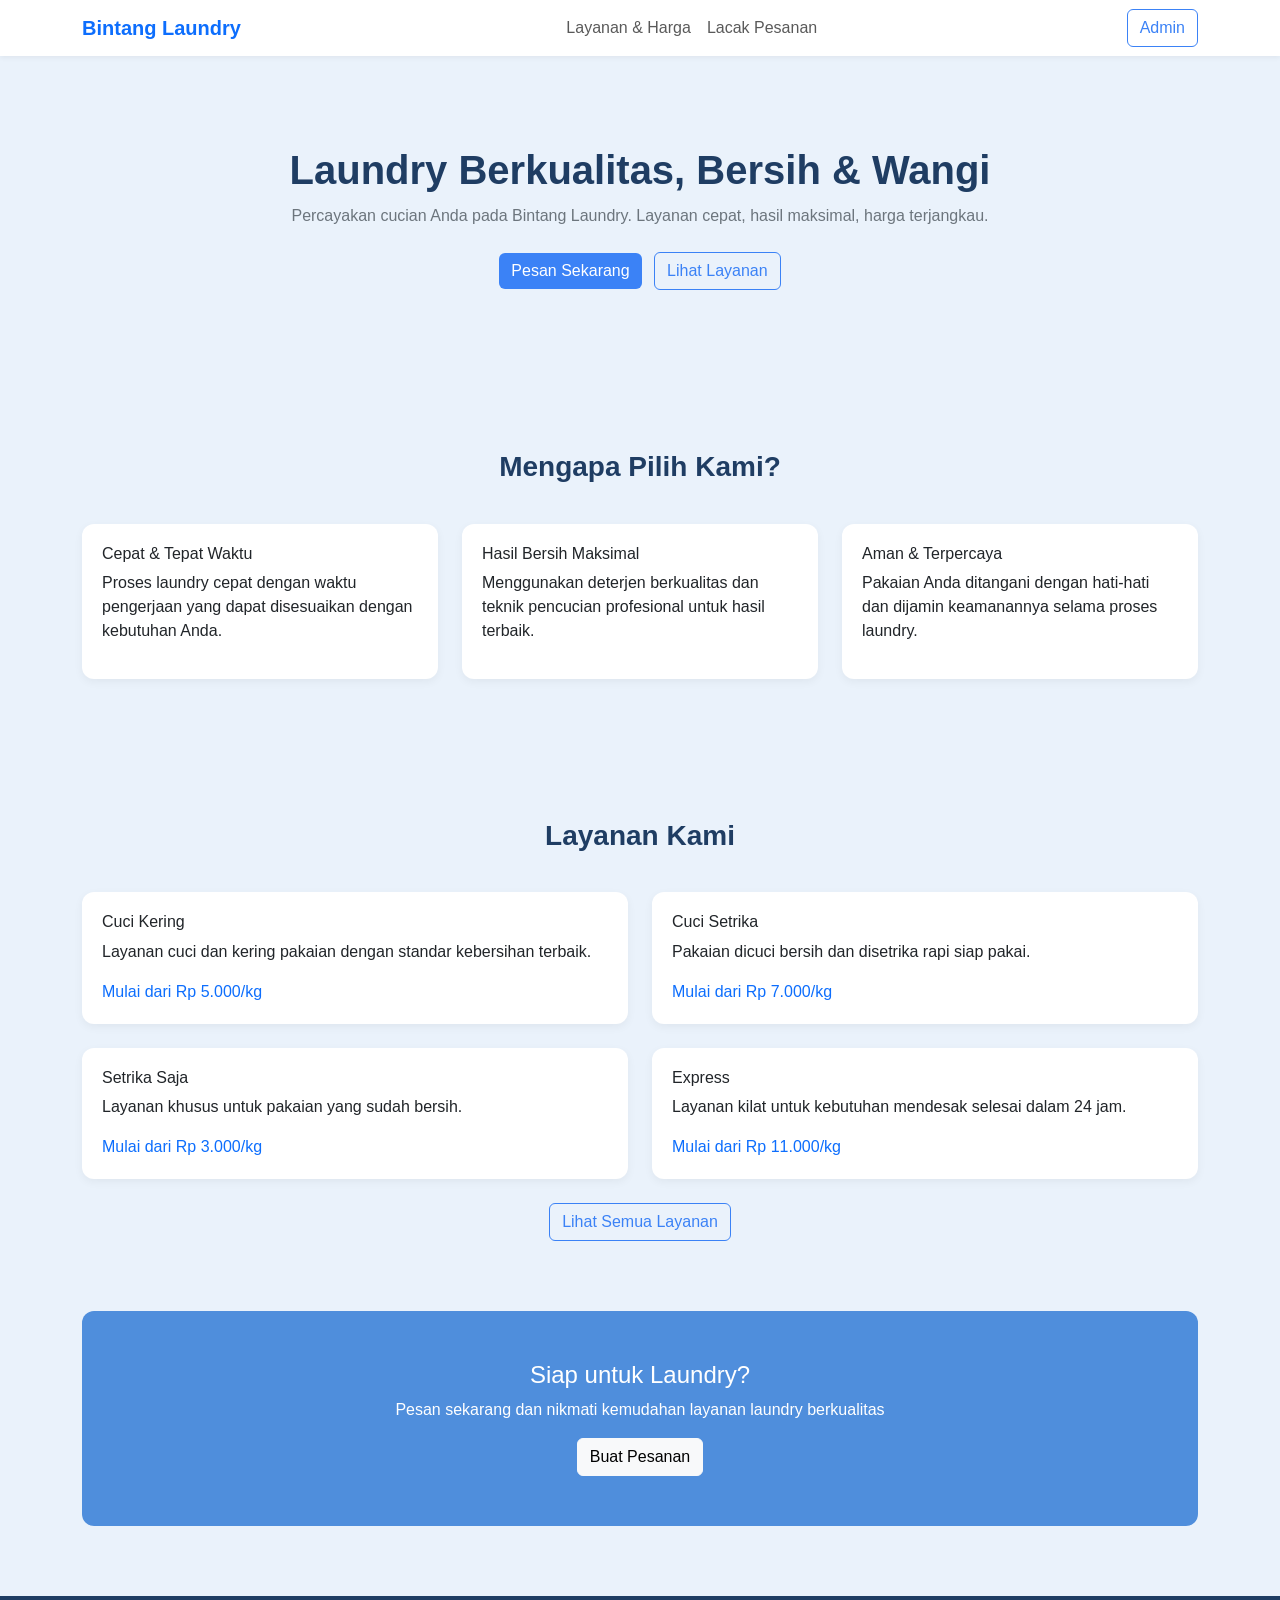
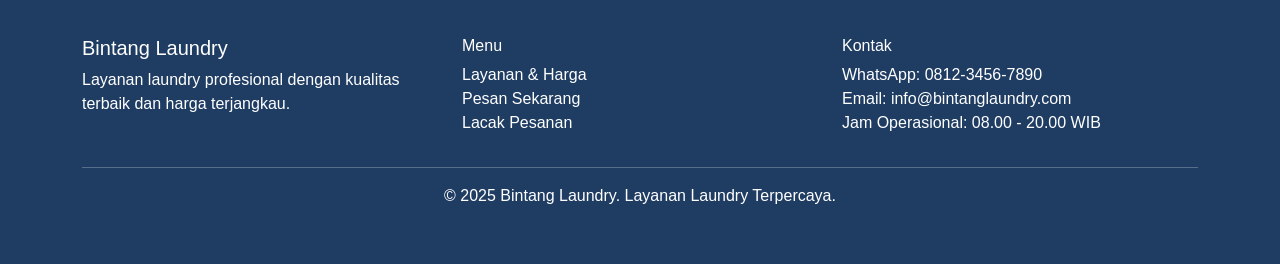
<file: index.html>
<!DOCTYPE html>
<html lang="id">
<head>
<meta charset="UTF-8">
<meta name="viewport" content="width=device-width, initial-scale=1.0">

<title>Bintang Laundry</title>

<!-- Bootstrap -->
<link href="https://cdn.jsdelivr.net/npm/bootstrap@5.3.3/dist/css/bootstrap.min.css" rel="stylesheet">

<style>

/* background utama */
body{
background:#eaf2fb;
font-family: 'Segoe UI', sans-serif;
}

/* navbar */
.navbar{
background:white;
box-shadow:0 2px 5px rgba(0,0,0,0.05);
}

/* hero */
.hero{
text-align:center;
padding:90px 20px;
}

.hero h1{
font-weight:700;
color:#1f3d63;
}

.hero p{
color:#6c757d;
margin-top:10px;
}

.btn-primary{
background:#3b82f6;
border:none;
}

.btn-outline-primary{
border-color:#3b82f6;
color:#3b82f6;
}

.section{
padding:70px 0;
}

.card-custom{
border:none;
border-radius:12px;
padding:20px;
box-shadow:0 3px 10px rgba(0,0,0,0.05);
background:white;
}

.section-title{
text-align:center;
margin-bottom:40px;
color:#1f3d63;
font-weight:600;
}

.cta{
background:#4f8edc;
color:white;
padding:50px;
border-radius:12px;
text-align:center;
}

.footer{
background:#1f3d63;
color:white;
padding:40px 0;
margin-top:70px;
}

.footer a{
color:white;
text-decoration:none;
}

</style>
</head>

<body>

<!-- Navbar -->
<nav class="navbar navbar-expand-lg">
<div class="container">

<a class="navbar-brand fw-bold text-primary" href="#">
Bintang Laundry
</a>

<button class="navbar-toggler" data-bs-toggle="collapse" data-bs-target="#menu">
<span class="navbar-toggler-icon"></span>
</button>

<div class="collapse navbar-collapse" id="menu">

<ul class="navbar-nav mx-auto">
<li class="nav-item">
<a class="nav-link" href="#">Layanan & Harga</a>
</li>

<li class="nav-item">
<a class="nav-link" href="#">Lacak Pesanan</a>
</li>
</ul>

<button class="btn btn-outline-primary">Admin</button>

</div>
</div>
</nav>


<!-- HERO -->
<section class="hero container">

<h1>Laundry Berkualitas, Bersih & Wangi</h1>

<p>
Percayakan cucian Anda pada Bintang Laundry.
Layanan cepat, hasil maksimal, harga terjangkau.
</p>

<div class="mt-4">
<button class="btn btn-primary me-2">Pesan Sekarang</button>
<button class="btn btn-outline-primary">Lihat Layanan</button>
</div>

</section>


<!-- Kenapa pilih kami -->
<section class="section">

<div class="container">

<h3 class="section-title">Mengapa Pilih Kami?</h3>

<div class="row g-4">

<div class="col-md-4">
<div class="card-custom">

<h6> Cepat & Tepat Waktu</h6>
<p>
Proses laundry cepat dengan waktu pengerjaan
yang dapat disesuaikan dengan kebutuhan Anda.
</p>

</div>
</div>


<div class="col-md-4">
<div class="card-custom">

<h6> Hasil Bersih Maksimal</h6>
<p>
Menggunakan deterjen berkualitas dan
teknik pencucian profesional untuk hasil terbaik.
</p>

</div>
</div>


<div class="col-md-4">
<div class="card-custom">

<h6> Aman & Terpercaya</h6>
<p>
Pakaian Anda ditangani dengan hati-hati
dan dijamin keamanannya selama proses laundry.
</p>

</div>
</div>

</div>
</div>
</section>



<!-- Layanan -->
<section class="section">

<div class="container">

<h3 class="section-title">Layanan Kami</h3>

<div class="row g-4">

<div class="col-md-6">
<div class="card-custom">

<h6> Cuci Kering</h6>
<p>Layanan cuci dan kering pakaian dengan standar kebersihan terbaik.</p>

<span class="text-primary">Mulai dari Rp 5.000/kg</span>

</div>
</div>


<div class="col-md-6">
<div class="card-custom">

<h6> Cuci Setrika</h6>
<p>Pakaian dicuci bersih dan disetrika rapi siap pakai.</p>

<span class="text-primary">Mulai dari Rp 7.000/kg</span>

</div>
</div>


<div class="col-md-6">
<div class="card-custom">

<h6> Setrika Saja</h6>
<p>Layanan khusus untuk pakaian yang sudah bersih.</p>

<span class="text-primary">Mulai dari Rp 3.000/kg</span>

</div>
</div>


<div class="col-md-6">
<div class="card-custom">

<h6> Express</h6>
<p>Layanan kilat untuk kebutuhan mendesak selesai dalam 24 jam.</p>

<span class="text-primary">Mulai dari Rp 11.000/kg</span>

</div>
</div>

</div>

<div class="text-center mt-4">
<button class="btn btn-outline-primary">
Lihat Semua Layanan
</button>
</div>

</div>

</section>



<!-- CTA -->
<section class="container">

<div class="cta">

<h4>Siap untuk Laundry?</h4>

<p>
Pesan sekarang dan nikmati kemudahan layanan laundry berkualitas
</p>

<button class="btn btn-light">
Buat Pesanan
</button>

</div>

</section>



<!-- Footer -->
<footer class="footer">

<div class="container">

<div class="row">

<div class="col-md-4">

<h5> Bintang Laundry</h5>

<p>
Layanan laundry profesional dengan kualitas terbaik
dan harga terjangkau.
</p>

</div>


<div class="col-md-4">

<h6>Menu</h6>

<p>
<a href="#">Layanan & Harga</a><br>
<a href="#">Pesan Sekarang</a><br>
<a href="#">Lacak Pesanan</a>
</p>

</div>


<div class="col-md-4">

<h6>Kontak</h6>

<p>
WhatsApp: 0812-3456-7890<br>
Email: info@bintanglaundry.com<br>
Jam Operasional: 08.00 - 20.00 WIB
</p>

</div>

</div>

<hr>

<p class="text-center">
© 2025 Bintang Laundry. Layanan Laundry Terpercaya.
</p>

</div>

</footer>


<script src="https://cdn.jsdelivr.net/npm/bootstrap@5.3.3/dist/js/bootstrap.bundle.min.js"></script>

</body>
</html>
</file>
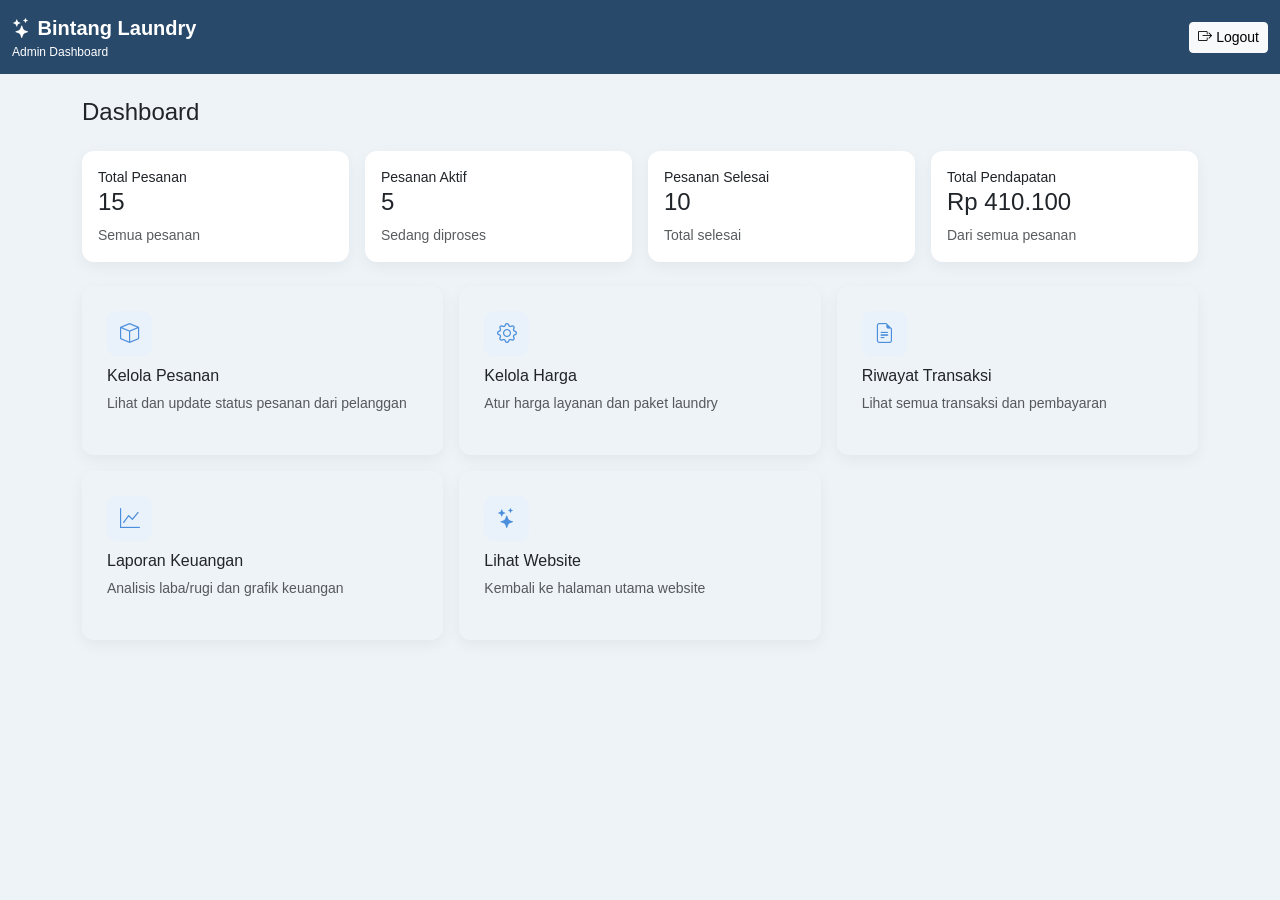
<file: dashboard.html>
<!DOCTYPE html>
<html lang="id">
<head>
<meta charset="UTF-8">
<meta name="viewport" content="width=device-width, initial-scale=1.0">
<title>Dashboard - Bintang Laundry</title>

<link href="https://cdn.jsdelivr.net/npm/bootstrap@5.3.2/dist/css/bootstrap.min.css" rel="stylesheet">
<link rel="stylesheet" href="https://cdn.jsdelivr.net/npm/bootstrap-icons@1.11.1/font/bootstrap-icons.css">

<style>

body{
background:#eef3f8;
font-family:sans-serif;
}

.navbar{
background:#29496b;
}

.navbar-brand{
color:white;
font-weight:600;
}

.navbar-brand:hover{
color:white;
}

.card-dashboard{
border:none;
border-radius:12px;
box-shadow:0 5px 15px rgba(0,0,0,0.05);
}

.menu-card{
border:none;
border-radius:12px;
padding:25px;
transition:0.2s;
box-shadow:0 5px 15px rgba(0,0,0,0.05);
}

.menu-card:hover{
transform:translateY(-5px);
}

.icon-box{
width:45px;
height:45px;
background:#e9f1fb;
border-radius:10px;
display:flex;
align-items:center;
justify-content:center;
font-size:20px;
color:#4a8edc;
margin-bottom:10px;
}

.text-decoration-none, .text-decoration-none:hover {
    text-decoration: none !important;
    display: block;
    color: inherit;
}

</style>

</head>

<body>

<nav class="navbar navbar-expand-lg">
<div class="container-fluid">

<a class="navbar-brand" href="#">
<i class="bi bi-stars"></i> Bintang Laundry
<div style="font-size:12px;font-weight:normal;">Admin Dashboard</div>
</a>

<a href="login.html" class="btn btn-light btn-sm">
<i class="bi bi-box-arrow-right"></i> Logout
</a>


</div>
</nav>

<div class="container mt-4">

<h4 class="mb-4">Dashboard</h4>

<div class="row g-3 mb-4">

<div class="col-md-3">
<div class="card card-dashboard p-3">
<small>Total Pesanan</small>
<h4>15</h4>
<small class="text-muted">Semua pesanan</small>
</div>
</div>

<div class="col-md-3">
<div class="card card-dashboard p-3">
<small>Pesanan Aktif</small>
<h4>5</h4>
<small class="text-muted">Sedang diproses</small>
</div>
</div>

<div class="col-md-3">
<div class="card card-dashboard p-3">
<small>Pesanan Selesai</small>
<h4>10</h4>
<small class="text-muted">Total selesai</small>
</div>
</div>

<div class="col-md-3">
<div class="card card-dashboard p-3">
<small>Total Pendapatan</small>
<h4>Rp 410.100</h4>
<small class="text-muted">Dari semua pesanan</small>
</div>
</div>

</div>

<div class="row g-3">

<div class="col-md-4">
<div class="menu-card">
<div class="icon-box">
<i class="bi bi-box"></i>
</div>
<h6>Kelola Pesanan</h6>
<p class="text-muted small">
Lihat dan update status pesanan dari pelanggan
</p>
</div>
</div>

<div class="col-md-4">
<a href="kelola-harga.html" class="text-decoration-none">
<div class="menu-card">
<div class="icon-box">
<i class="bi bi-gear"></i>
</div>
<h6>Kelola Harga</h6>
<p class="text-muted small">
Atur harga layanan dan paket laundry
</p>
</div>
</a>
</div>

<div class="col-md-4">
<div class="menu-card">
<div class="icon-box">
<i class="bi bi-file-earmark-text"></i>
</div>
<h6>Riwayat Transaksi</h6>
<p class="text-muted small">
Lihat semua transaksi dan pembayaran
</p>
</div>
</div>

<div class="col-md-4">
<div class="menu-card">
<div class="icon-box">
<i class="bi bi-graph-up"></i>
</div>
<h6>Laporan Keuangan</h6>
<p class="text-muted small">
Analisis laba/rugi dan grafik keuangan
</p>
</div>
</div>

<div class="col-md-4">
<div class="menu-card">
<div class="icon-box">
<i class="bi bi-stars"></i>
</div>
<h6>Lihat Website</h6>
<p class="text-muted small">
Kembali ke halaman utama website
</p>
</div>
</div>

</div>

</div>

</body>
</html>
</file>
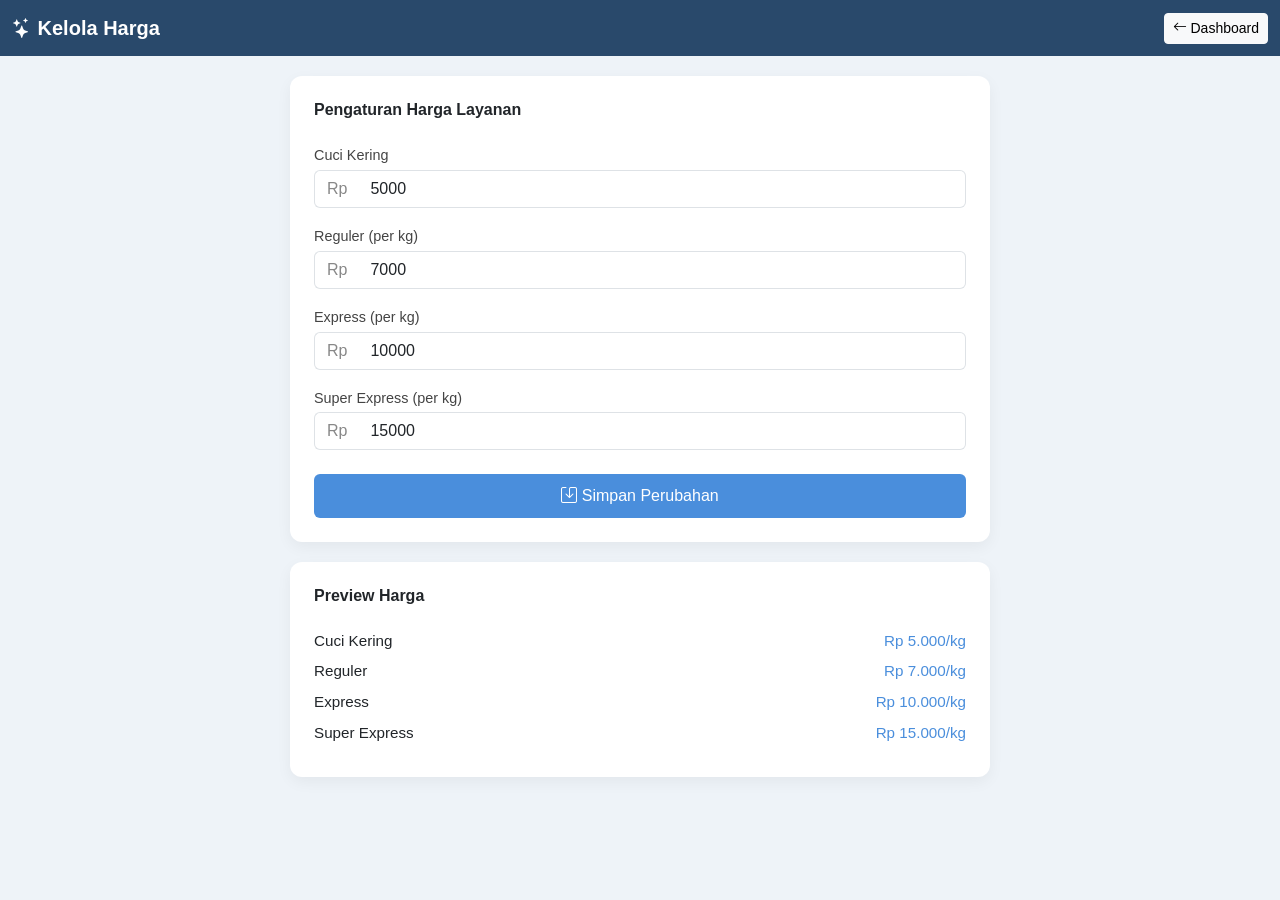
<file: kelola-harga.html>
<!DOCTYPE html>
<!DOCTYPE html>
<html lang="id">
<head>
    <meta charset="UTF-8">
    <meta name="viewport" content="width=device-width, initial-scale=1.0">
    <title>Kelola Harga</title>
    <link href="https://cdn.jsdelivr.net/npm/bootstrap@5.3.2/dist/css/bootstrap.min.css" rel="stylesheet">
    <link rel="stylesheet" href="https://cdn.jsdelivr.net/npm/bootstrap-icons@1.11.1/font/bootstrap-icons.css">

<style>

body{
background:#eef3f8;
font-family:sans-serif;
}

.navbar{
background:#29496b;
}

.navbar-brand{
color:white;
font-weight:600;
}

.navbar-brand:hover{
color:white;
}

.card-dashboard{
border:none;
border-radius:12px;
box-shadow:0 5px 15px rgba(0,0,0,0.05);
}

.menu-card{
border:none;
border-radius:12px;
padding:25px;
transition:0.2s;
box-shadow:0 5px 15px rgba(0,0,0,0.05);
}

.menu-card:hover{
transform:translateY(-5px);
}

.icon-box{
width:45px;
height:45px;
background:#e9f1fb;
border-radius:10px;
display:flex;
align-items:center;
justify-content:center;
font-size:20px;
color:#4a8edc;
margin-bottom:10px;
}

.card-custom {
border: none;
border-radius: 12px;
box-shadow: 0 5px 15px rgba(0,0,0,0.05);
max-width: 700px;
margin: 20px auto;
}

.form-label {
font-weight: 500;
color: #444;
font-size: 0.9rem;
margin-bottom: 0.2rem;
}

.input-group-text {
background-color: transparent;
border-right: none;
color: #888;
}

.form-control {
border-left: none;
}

.form-control:focus {
box-shadow: none;
border-color: #dee2e6;
}

.btn-save {
background-color: #4a8edc;
border: none;
color: white;
padding: 10px;
font-weight: 500;
}

.btn-save:hover {
background-color: #357abd;
color: white;
}

.preview-item {
display: flex;
justify-content: space-between;
margin-bottom: 8px;
font-size: 0.95rem;
}

.preview-price {
color: #4a8edc;
font-weight: 500;
}
</style>

</head>



<body>
    <nav class="navbar navbar-expand-lg">
        <div class="container-fluid">
            <a class="navbar-brand">
                <i class="bi bi-stars"></i> Kelola Harga
            </a>
            <a href="dashboard.html" class="btn btn-light btn-sm">
                <i class="bi-arrow-left"></i> Dashboard
            </a>
        </div>
    </nav>

<div class="container">
    <div class="card card-custom p-4">
        <h6 class="mb-4 fw-bold">Pengaturan Harga Layanan</h6>
        
        <div class="mb-3">
            <label class="form-label">Cuci Kering</label>
            <div class="input-group">
                <span class="input-group-text">Rp</span>
                <input type="number" class="form-control" value="5000">
            </div>
        </div>

        <div class="mb-3">
            <label class="form-label">Reguler (per kg)</label>
            <div class="input-group">
                <span class="input-group-text">Rp</span>
                <input type="number" class="form-control" value="7000">
            </div>
        </div>

        <div class="mb-3">
            <label class="form-label">Express (per kg)</label>
            <div class="input-group">
                <span class="input-group-text">Rp</span>
                <input type="number" class="form-control" value="10000">
            </div>
        </div>

        <div class="mb-4">
            <label class="form-label">Super Express (per kg)</label>
            <div class="input-group">
                <span class="input-group-text">Rp</span>
                <input type="number" class="form-control" value="15000">
            </div>
        </div>

        <button class="btn btn-save w-100">
            <i class="bi bi-save"></i> Simpan Perubahan
        </button>
    </div>

    <div class="card card-custom p-4">
        <h6 class="mb-4 fw-bold">Preview Harga</h6>
        
        <div class="preview-item">
            <span>Cuci Kering</span>
            <span class="preview-price">Rp 5.000/kg</span>
        </div>
        <div class="preview-item">
            <span>Reguler</span>
            <span class="preview-price">Rp 7.000/kg</span>
        </div>
        <div class="preview-item">
            <span>Express</span>
            <span class="preview-price">Rp 10.000/kg</span>
        </div>
        <div class="preview-item">
            <span>Super Express</span>
            <span class="preview-price">Rp 15.000/kg</span>
        </div>
    </div>
</div>
    
</body>
</html>
</file>
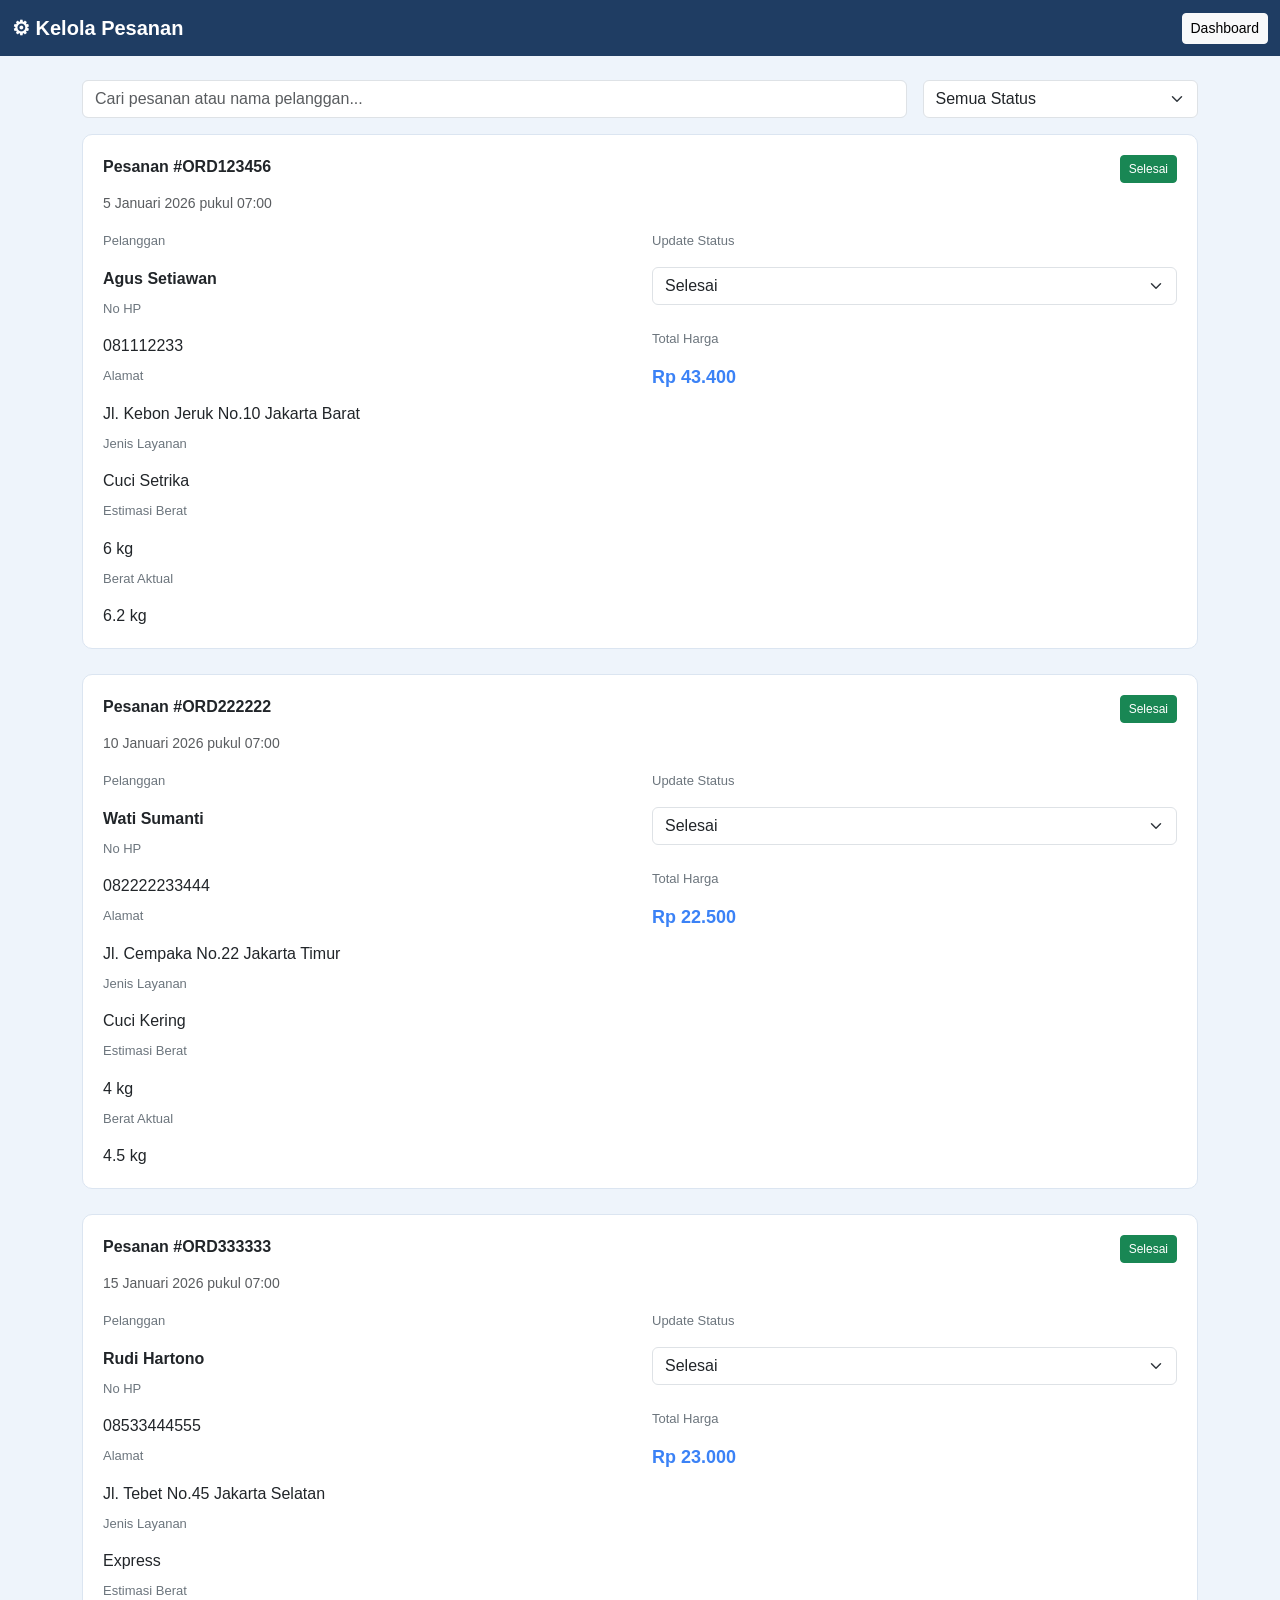
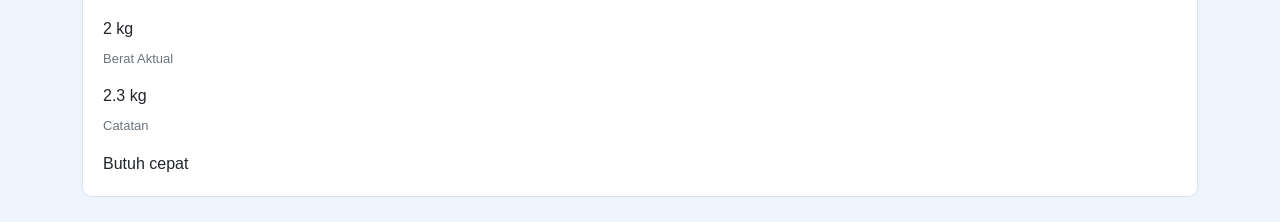
<file: kelolaPesanan.html>
<!DOCTYPE html>
<html lang="id">
<head>
<meta charset="UTF-8">
<meta name="viewport" content="width=device-width, initial-scale=1.0">

<title>Kelola Pesanan</title>

<link href="https://cdn.jsdelivr.net/npm/bootstrap@5.3.3/dist/css/bootstrap.min.css" rel="stylesheet">

<style>

body{
background:#eef4fb;
font-family: 'Segoe UI', sans-serif;
}

.navbar{
background:#1f3d63;
}

.navbar-brand{
color:white;
font-weight:600;
}

.navbar-brand:hover{
color:white;
}

.order-card{
border-radius:10px;
border:1px solid #dbe5f1;
background:white;
padding:20px;
margin-bottom:25px;
}

.price{
color:#3b82f6;
font-weight:600;
font-size:18px;
}

.label{
font-size:13px;
color:#6c757d;
}

.status-btn{
font-size:12px;
}

</style>

</head>
<body>


<!-- NAVBAR -->
<nav class="navbar navbar-dark">
<div class="container-fluid">

<span class="navbar-brand">⚙ Kelola Pesanan</span>

<button class="btn btn-light btn-sm">
Dashboard
</button>

</div>
</nav>



<div class="container mt-4">


<!-- SEARCH -->
<div class="d-flex justify-content-between mb-3">

<input type="text" class="form-control w-75" placeholder="Cari pesanan atau nama pelanggan...">

<select class="form-select w-25 ms-3">
<option>Semua Status</option>
<option>Proses</option>
<option>Selesai</option>
<option>Diambil</option>
</select>

</div>



<!-- PESANAN 1 -->
<div class="order-card">

<div class="d-flex justify-content-between mb-2">

<strong>Pesanan #ORD123456</strong>

<button class="btn btn-success btn-sm status-btn">Selesai</button>

</div>

<small class="text-muted">5 Januari 2026 pukul 07:00</small>

<div class="row mt-3">

<div class="col-md-6">

<p class="label">Pelanggan</p>
<b>Agus Setiawan</b>

<p class="label mt-2">No HP</p>
081112233

<p class="label mt-2">Alamat</p>
Jl. Kebon Jeruk No.10 Jakarta Barat

<p class="label mt-2">Jenis Layanan</p>
Cuci Setrika

<p class="label mt-2">Estimasi Berat</p>
6 kg

<p class="label mt-2">Berat Aktual</p>
6.2 kg

</div>


<div class="col-md-6">

<p class="label">Update Status</p>

<select class="form-select mb-4">
<option>Diproses</option>
<option selected>Selesai</option>
<option>Diambil</option>
</select>

<p class="label">Total Harga</p>

<div class="price">
Rp 43.400
</div>

</div>

</div>

</div>



<!-- PESANAN 2 -->
<div class="order-card">

<div class="d-flex justify-content-between mb-2">

<strong>Pesanan #ORD222222</strong>

<button class="btn btn-success btn-sm status-btn">Selesai</button>

</div>

<small class="text-muted">10 Januari 2026 pukul 07:00</small>

<div class="row mt-3">

<div class="col-md-6">

<p class="label">Pelanggan</p>
<b>Wati Sumanti</b>

<p class="label mt-2">No HP</p>
082222233444

<p class="label mt-2">Alamat</p>
Jl. Cempaka No.22 Jakarta Timur

<p class="label mt-2">Jenis Layanan</p>
Cuci Kering

<p class="label mt-2">Estimasi Berat</p>
4 kg

<p class="label mt-2">Berat Aktual</p>
4.5 kg

</div>


<div class="col-md-6">

<p class="label">Update Status</p>

<select class="form-select mb-4">
<option>Diproses</option>
<option selected>Selesai</option>
<option>Diambil</option>
</select>

<p class="label">Total Harga</p>

<div class="price">
Rp 22.500
</div>

</div>

</div>

</div>



<!-- PESANAN 3 -->
<div class="order-card">

<div class="d-flex justify-content-between mb-2">

<strong>Pesanan #ORD333333</strong>

<button class="btn btn-success btn-sm status-btn">Selesai</button>

</div>

<small class="text-muted">15 Januari 2026 pukul 07:00</small>

<div class="row mt-3">

<div class="col-md-6">

<p class="label">Pelanggan</p>
<b>Rudi Hartono</b>

<p class="label mt-2">No HP</p>
08533444555

<p class="label mt-2">Alamat</p>
Jl. Tebet No.45 Jakarta Selatan

<p class="label mt-2">Jenis Layanan</p>
Express

<p class="label mt-2">Estimasi Berat</p>
2 kg

<p class="label mt-2">Berat Aktual</p>
2.3 kg

<p class="label mt-2">Catatan</p>
Butuh cepat

</div>


<div class="col-md-6">

<p class="label">Update Status</p>

<select class="form-select mb-4">
<option>Diproses</option>
<option selected>Selesai</option>
<option>Diambil</option>
</select>

<p class="label">Total Harga</p>

<div class="price">
Rp 23.000
</div>

</div>

</div>

</div>


</div>


<script src="https://cdn.jsdelivr.net/npm/bootstrap@5.3.3/dist/js/bootstrap.bundle.min.js"></script>

</body>
</html>
</file>
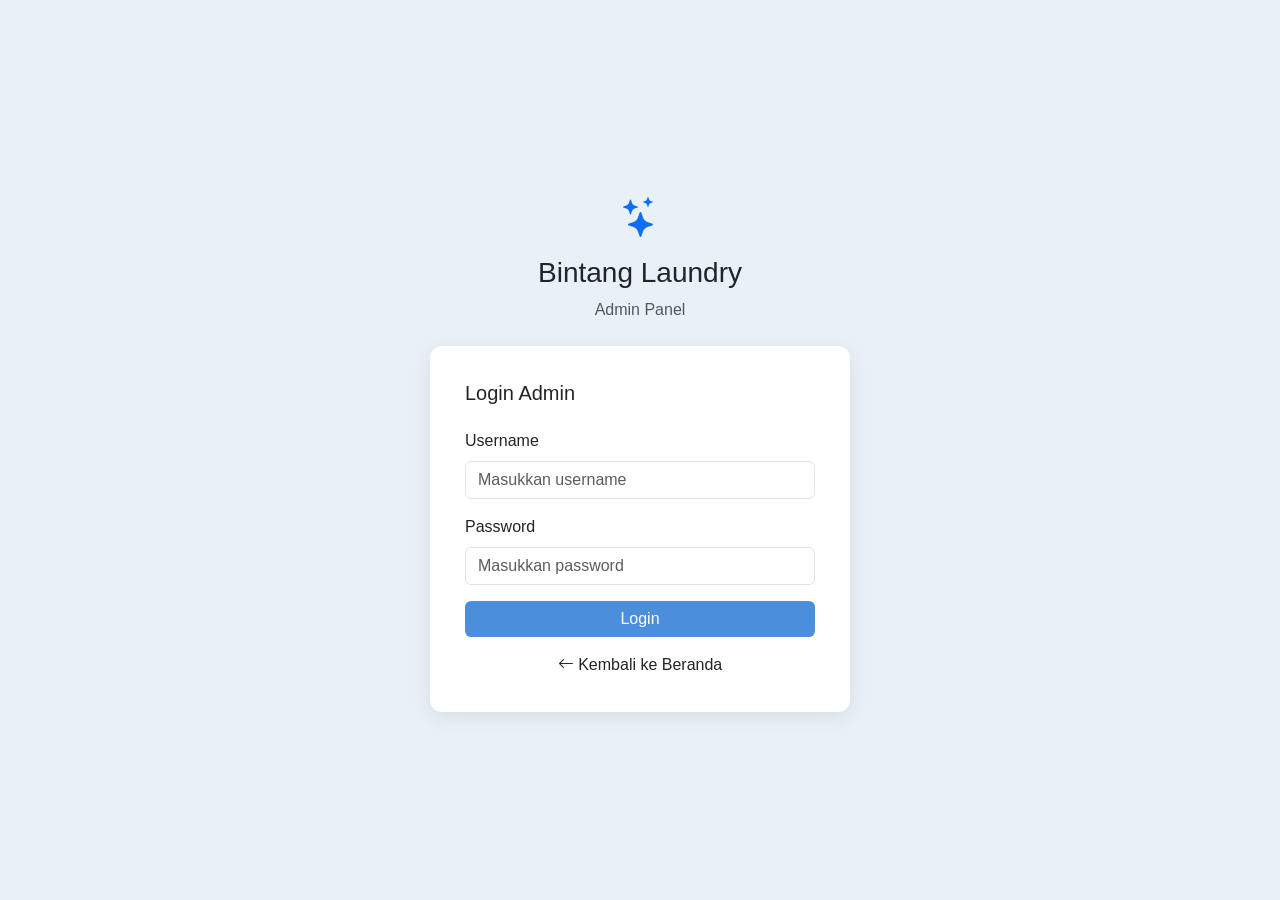
<file: login.html>
<!DOCTYPE html>
<html lang="id">
<head>
<meta charset="UTF-8">
<meta name="viewport" content="width=device-width, initial-scale=1.0">
<title>Login Admin - Bintang Laundry</title>

<link href="https://cdn.jsdelivr.net/npm/bootstrap@5.3.2/dist/css/bootstrap.min.css" rel="stylesheet">
<link rel="stylesheet" href="https://cdn.jsdelivr.net/npm/bootstrap-icons@1.11.1/font/bootstrap-icons.css">

<style>

body{
background:#e9f0f7;
height:100vh;
display:flex;
align-items:center;
justify-content:center;
font-family:sans-serif;
}

.login-box{
width:420px;
padding:35px;
border-radius:12px;
background:white;
box-shadow:0 5px 20px rgba(0,0,0,0.08);
}

.logo{
text-align:center;
margin-bottom:25px;
}

.logo i{
font-size:40px;
color:#4a8edc;
}

.btn-login{
background:#4a8edc;
border:none;
}

.btn-login:hover{
background:#3b78bb;
}

</style>

</head>

<body>

<div>

<div class="text-center mb-4">
<i class="bi bi-stars fs-1 text-primary"></i>
<h3 class="mt-2">Bintang Laundry</h3>
<p class="text-muted">Admin Panel</p>
</div>

<div class="login-box">

<h5 class="mb-4">Login Admin</h5>

<form>

<div class="mb-3">
<label class="form-label">Username</label>
<input type="text" class="form-control" placeholder="Masukkan username">
</div>

<div class="mb-3">
<label class="form-label">Password</label>
<input type="password" class="form-control" placeholder="Masukkan password">
</div>

<div class="d-grid mb-3">
<a href="dashboard.html" class="btn btn-login text-white">Login</a>
</div>


<div class="text-center">
<a href="#" class="text-decoration-none text-dark">
<i class="bi bi-arrow-left"></i> Kembali ke Beranda
</a>
</div>

</form>

</div>

</div>

</body>
</html>
</file>
